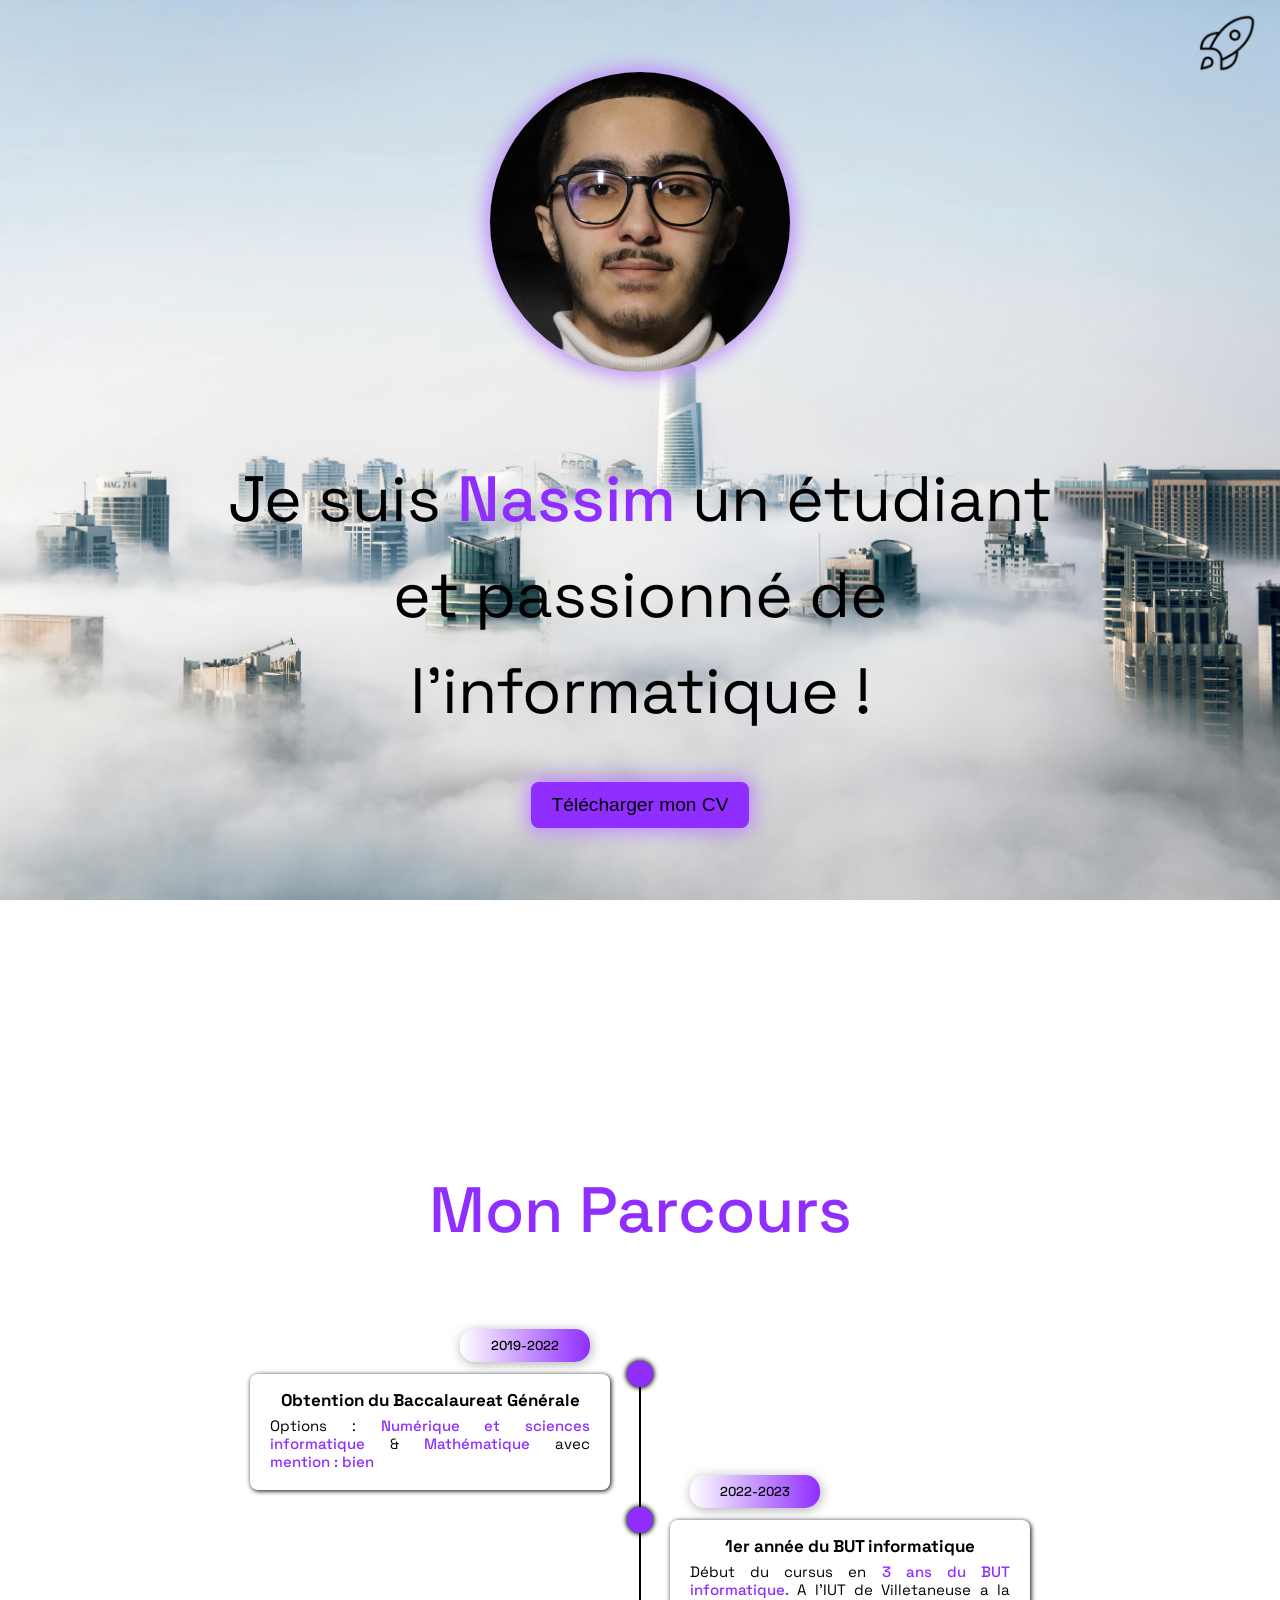
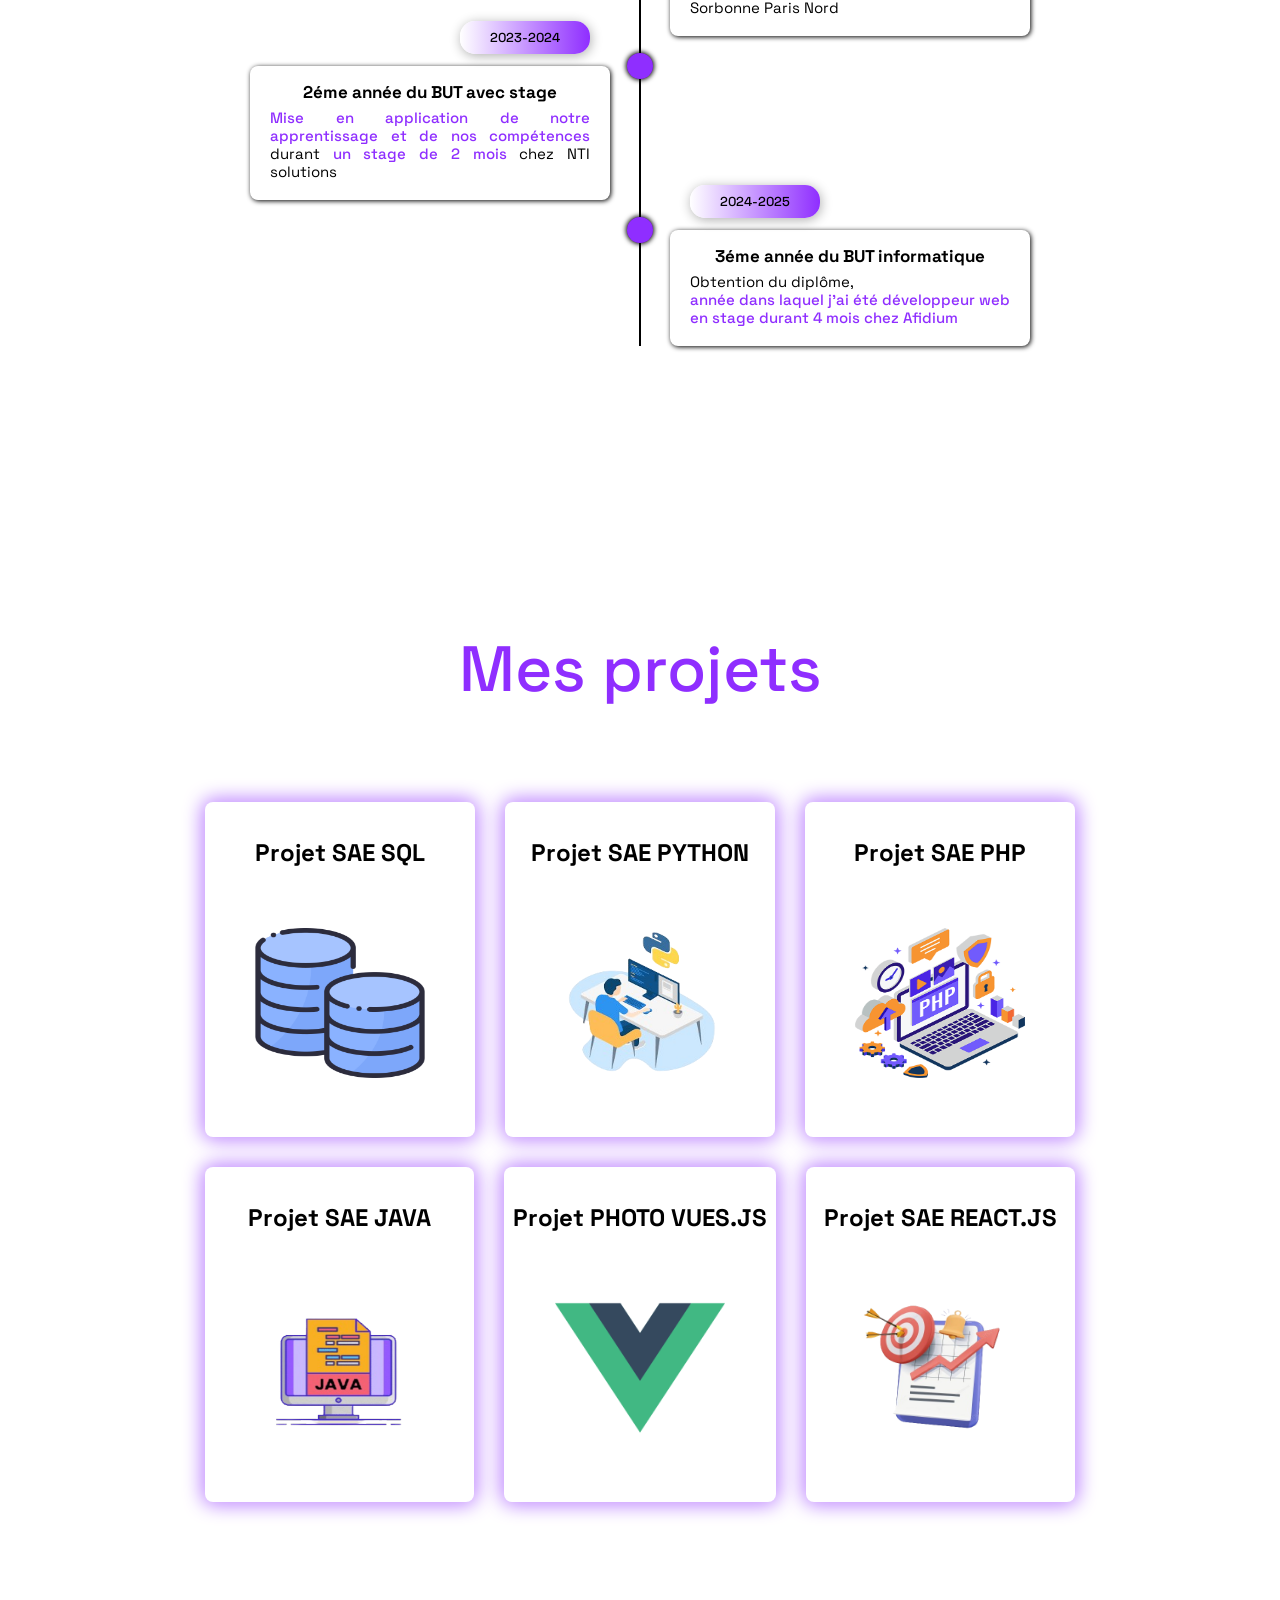
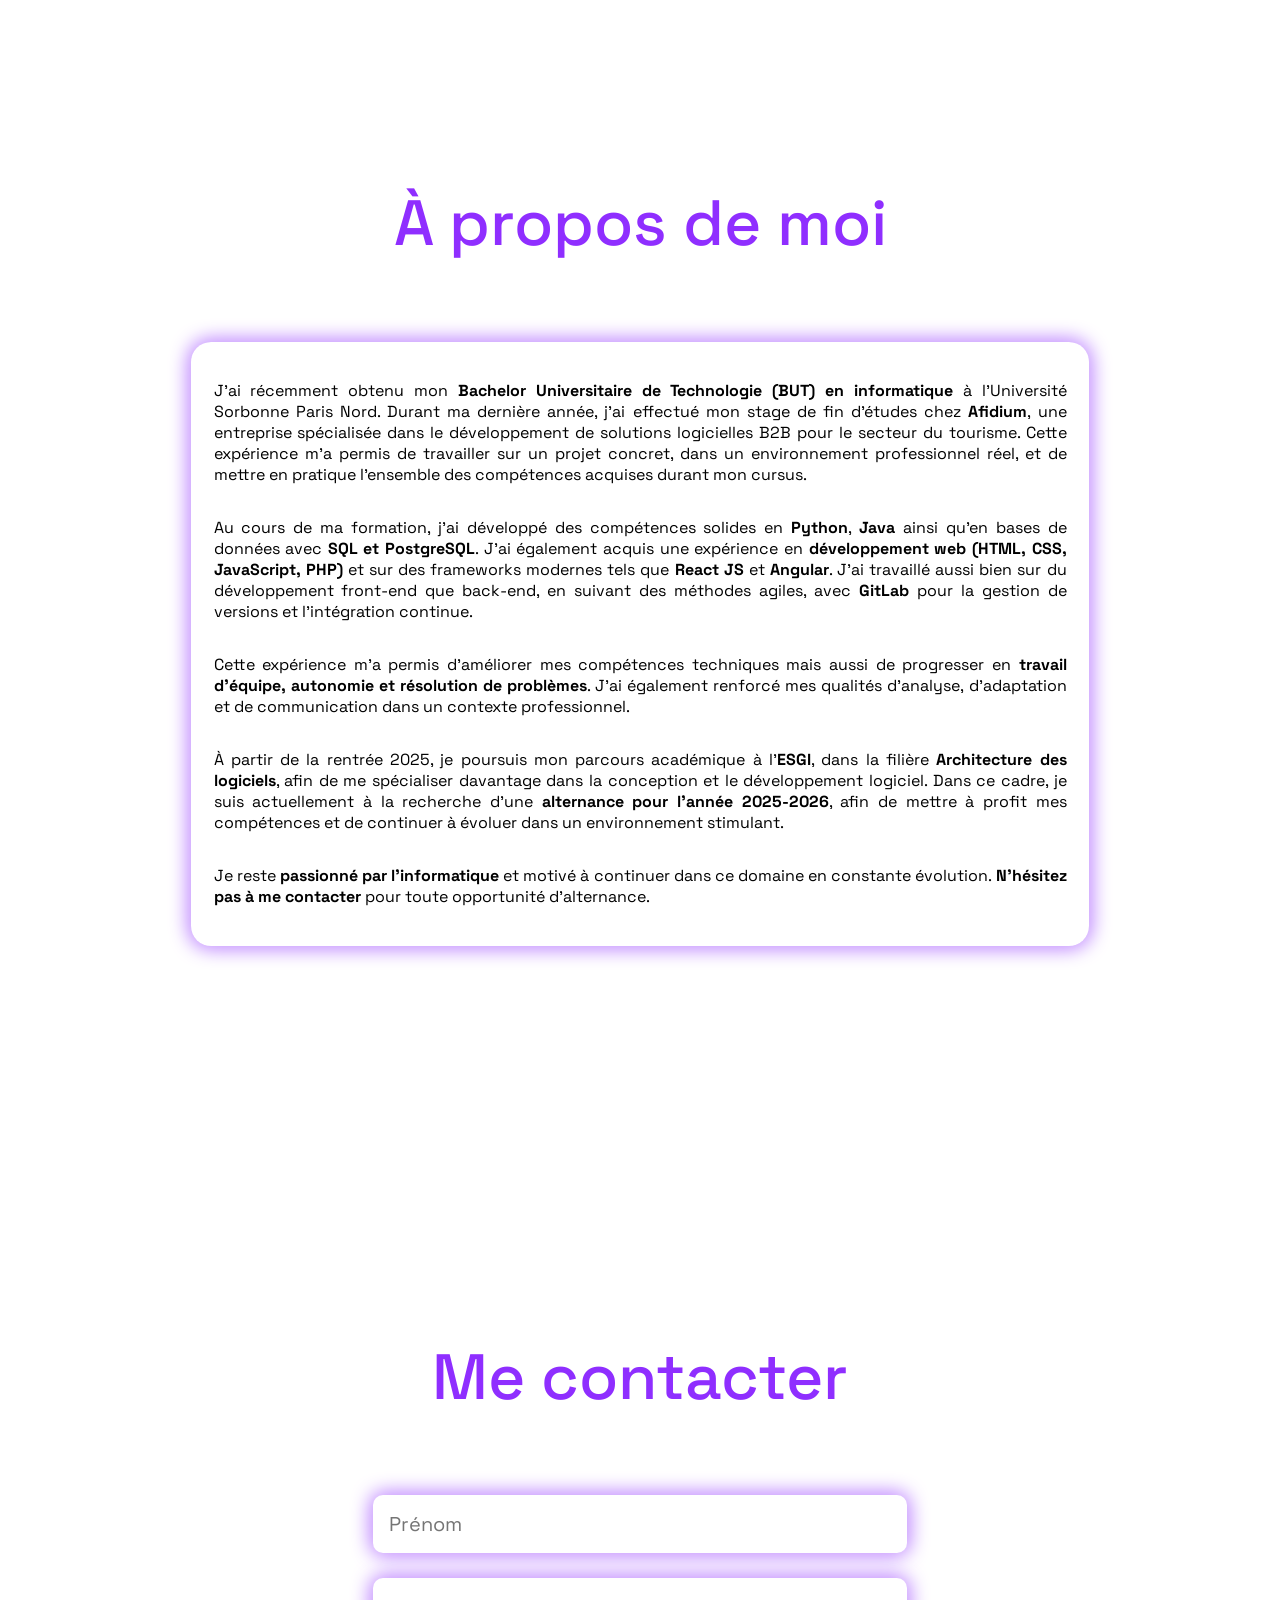
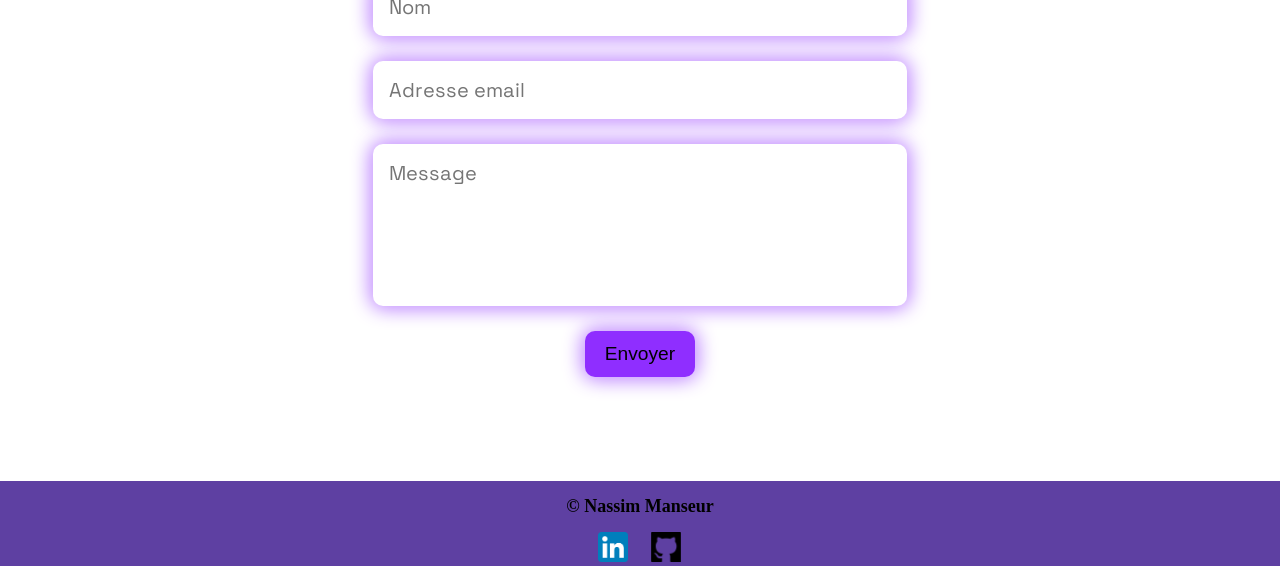
<file: index.html>
<!DOCTYPE html>
<html lang="fr">
<head>
    <meta charset="UTF-8">
    <meta name="viewport" content="width=device-width, initial-scale=1.0">
    <title>Portfolio de Manseur Nassim</title>
    <link rel="stylesheet" type="text/css" href="styles.css" id="css-link">
    <link rel="preconnect" href="https://fonts.googleapis.com">
    <link rel="preconnect" href="https://fonts.gstatic.com" crossorigin>
    <link href="https://fonts.googleapis.com/css2?family=Abel&family=Bebas+Neue&family=Oswald&family=Roboto+Slab&display=swap" rel="stylesheet">
    <link href="https://fonts.googleapis.com/css2?family=Kalam&family=Kaushan+Script&display=swap" rel="stylesheet">
    <link href="https://fonts.googleapis.com/css2?family=Space+Grotesk:wght@300..700&display=swap" rel="stylesheet">
</head>
<body>
    <header>
        <div id="Accueil">
                <nav>
                    <ul class="menu">
                        <li><a href="#Accueil:1" onclick="scrollToAnchor('Accueil')"><button>Accueil</button></a><div class="underline"></div></li>
                        <li><a href="#Parcours:1" onclick="scrollToAnchor('Parcours')"><button>Parcours</button></a><div class="underline"></div></li>
                        <li><a href="#Projets:1" onclick="scrollToAnchor('Projets')"><button>Projets</button></a><div class="underline"></div></li>
                        <li><a href="#Apropos:1" onclick="scrollToAnchor('Apropos')"><button>A&nbsp;propos</button></a><div class="underline"></div></li>
                        <li><a href="#Contact:1" onclick="scrollToAnchor('Contact')"><button>Contact</button></a><div class="underline"></div></li>
                        <li id="darkmode"></li>
                        <li id="menuimg"><a><img id="roquette"src="img/darkroquette.png" alt="bouton menu"></a></li>
                    </ul>
                </nav>
                <div>
                <img id="pp" src="img/Nassim.jpg" alt="photo nassim">
                <br>
                <br>
                <h1 id="titre"> Je suis <span id="nom">Nassim </span>un étudiant et passionné de l'informatique !</h1>
                <a href="CV_NASSIM_MANSEUR.pdf" download="CV_NassimMANSEUR">
                    <button id="download">Télécharger mon CV</button>
                </a>
                </div>
        </div>
    </header>
    <div id="Parcours" class="contenant">
        <h1><span>Mon Parcours</span></h1>
            

            <div class="Parcours">
                <ul>
                    <li>
                        <h3 class="heading">Obtention du Baccalaureat Générale</h3>
                        <p>Options : <span>Numérique et sciences informatique</span> & <span>Mathématique</span> avec <span>mention : bien</span> </p>
                        <span class="date">2019-2022</span>
                        <span class="circle"></span>
                    </li>
                    <li>
                        <h3 class="heading">1er année du BUT informatique</h3>
                        <p>Début du cursus en <span>3 ans du BUT informatique.</span> A l'IUT de Villetaneuse a la Sorbonne Paris Nord</p>
                        <span class="date">2022-2023</span>
                        <span class="circle"></span>
                    </li>
                    <li>
                        <h3 class="heading">2éme année du BUT avec stage</h3>
                        <p><span>Mise en application de notre apprentissage et de nos compétences </span> durant <span>un stage de 2 mois </span>chez NTI solutions</p>
                        <span class="date">2023-2024</span>
                        <span class="circle"></span>
                    </li>
                    <li>
                        <h3 class="heading">3éme année du BUT informatique</h3>
                        <p>Obtention du diplôme,<br> <span>année dans laquel j'ai été développeur web en stage durant 4 mois chez Afidium</span></p>
                        <span class="date">2024-2025</span>
                        <span class="circle"></span>
                    </li>
                </ul>
            </div>

    </div>
    <div id="Projets" class="contenant">
        <h1><span>Mes projets</span></h1>
        <div class="conteneur">
            <div class="Projet">
                <h2>Projet SAE SQL</h2>
                <a href="https://drive.google.com/drive/folders/11YkzDIl4AW6UbrdPMUvk2Yha6m5DFqFT?usp=sharing" target="_blank">
                <img src="img/BDDprojet.png" alt="Projet 1">
              </a>
            </div>
            <div class="Projet">
                <h2>Projet SAE PYTHON</h2>
                <a href="https://drive.google.com/drive/folders/1MDXS7eMLXGuMiOicLWfG3lNtV516V1aY?usp=sharing" target="_blank">
                <img src="img/pythonprojet.png" alt="Projet 2">
              </a>
            </div>
            <div class="Projet">
                <h2>Projet SAE PHP</h2>
                <a href="https://drive.google.com/drive/folders/1JCu2eb_vXVEeuozaApICug0vMIRHKQwk?usp=sharing" target="_blank">
                <img src="img/phpprojet.png" alt="Projet 3">
              </a>
            </div>
          </div>
          <div class="conteneur">
            <div class="Projet">
                <h2>Projet SAE JAVA</h2>
                <a href="https://github.com/ManseurNassim/SAE2.01Java" target="_blank">
                    <img src="img/JAVAprojet.png" alt="Projet 4">
                </a>
            </div>
            <div class="Projet">
                <h2>Projet PHOTO VUES.JS</h2>
                <a href="https://nassimphotos.netlify.app/" target="_blank">
                    <img src="img/vue.png" alt="Projet 5">
                </a>
            </div>
            <div class="Projet">
                <h2>Projet SAE REACT.JS</h2>
                <a href="https://youtu.be/Va5pQMZbCtI" target="_blank">
                    <img src="img/Projetexemple.png" alt="Projet 6">
                </a>
            </div>

        </div>
         </div>

    
    
    <div id="Apropos" class="contenant">

        <h1><span>À propos de moi</span></h1>
        <div class="sous-contenant1">
        <p>J’ai récemment obtenu mon <strong>Bachelor Universitaire de Technologie (BUT) en informatique</strong> à l’Université Sorbonne Paris Nord. Durant ma dernière année, j’ai effectué mon stage de fin d’études chez <strong>Afidium</strong>, une entreprise spécialisée dans le développement de solutions logicielles B2B pour le secteur du tourisme. Cette expérience m’a permis de travailler sur un projet concret, dans un environnement professionnel réel, et de mettre en pratique l’ensemble des compétences acquises durant mon cursus.</p> 
        <p>Au cours de ma formation, j’ai développé des compétences solides en <strong>Python</strong>, <strong>Java</strong> ainsi qu’en bases de données avec <strong>SQL et PostgreSQL</strong>. J’ai également acquis une expérience en <strong>développement web (HTML, CSS, JavaScript, PHP)</strong> et sur des frameworks modernes tels que <strong>React JS</strong> et <strong>Angular</strong>. J’ai travaillé aussi bien sur du développement front-end que back-end, en suivant des méthodes agiles, avec <strong>GitLab</strong> pour la gestion de versions et l’intégration continue.</p> 
        <p>Cette expérience m’a permis d’améliorer mes compétences techniques mais aussi de progresser en <strong>travail d’équipe, autonomie et résolution de problèmes</strong>. J’ai également renforcé mes qualités d’analyse, d’adaptation et de communication dans un contexte professionnel.</p> 
        <p>À partir de la rentrée 2025, je poursuis mon parcours académique à l’<strong>ESGI</strong>, dans la filière <strong>Architecture des logiciels</strong>, afin de me spécialiser davantage dans la conception et le développement logiciel. Dans ce cadre, je suis actuellement à la recherche d’une <strong>alternance pour l’année 2025-2026</strong>, afin de mettre à profit mes compétences et de continuer à évoluer dans un environnement stimulant.</p> 
        <p>Je reste <strong>passionné par l’informatique</strong> et motivé à continuer dans ce domaine en constante évolution. <strong>N’hésitez pas à me contacter</strong> pour toute opportunité d’alternance.</p>
        </div>
    </div>

    <div id="Contact" class="contenant">
        <h1><span>Me contacter</span></h1>
        <div class="sous-contenant">
        <form action="https://formspree.io/f/xnqewayn" method="POST">
            <div class="sous-contenant">
            <input type="text" name="first" placeholder="Prénom" autocomplete="off" required>
            <input type="text" name="last" placeholder="Nom" autocomplete="off" required>
            <input type="text" name="email" placeholder="Adresse email" autocomplete="off" required>
            <textarea name="message" placeholder="Message"cols="60" rows="5" autocomplete="off" required></textarea>
            <button id="send"type="submit">Envoyer</button>
        </div>
        </form>

    </div>
</div>
    <footer>
        <ul>
        <h2>© Nassim Manseur</h2>
        <a href="https://www.linkedin.com/in/nassim-manseur" target="_blank"><img src="img/LinkedIn_icon.png" alt="Logo linkedin"></a>
        <a href="https://github.com/ManseurNassim" target="_blank"><img src="img/github.png" alt="Logo github"></a>
        </ul>
    </footer>
    

    <script src="script.js"></script>
</body>
</html>
</file>
<file: styles.css>
:root {
    --transition-speed: 0.6s;
    --main-color: #8f2eff; /* Violet galactique */
    --secondary-color: black; /* Blanc */
    --bg-color: #ffffff;
    --box-shadow: 0px 0px 20px rgb(255, 255, 255), 0px 0px 35px 5px var(--main-color);
    --box-shadow-hover: 0px 0px 20px rgba(255, 255, 255, 0.555), 0px 0px 20px var(--main-color);
}
*{
    border: 0px solid rgb(255, 0, 0);
}

header{

    transition: 0.1s;
    background-image: url("img/day_background.jpg");
    background-size: cover;
    background-repeat: no-repeat;
}

body, html {
    margin: 0;
    padding: 0;
    height: 100%;
    background-color:var(--bg-color);
    
}

#Accueil {
    position: relative;
    display: flex;
    flex-direction: column;
    justify-content: center;
    align-items: center;
    height: 100vh; /* Utiliser la hauteur disponible sans débordement */
    width: 100vh; /* Utiliser toute la largeur disponible */
    margin: auto;
    /* Style pour appliquer une ombre uniquement en bas */
    z-index: 999;
}

h1 {
    color: var(--secondary-color);
    font-family: "Space Grotesk", sans-serif; 
    font-weight: 400;
    font-size: 4rem;
    text-align: center;
    line-height: 1.5;
    padding: 3%;

}
#titre{
    padding: 0;
}
span {
    font-weight: 500; /* Épaissir légèrement le texte */
    color: var(--main-color); /* Utiliser la couleur principale définie */
}


#pp {

    transition: var(--transition-speed);
    width: 300px;
    height: 300px;
    border-radius: 50%;
    box-shadow: var(--box-shadow-hover);
    display: flex;
    justify-content: center;
    align-items: center; /* Centrer verticalement et horizontalement */
}

#pp:hover {
    transition: var(--transition-speed);
    transform: scale(1.05);
    box-shadow: var(--box-shadow);
}

nav {
    position: fixed;
    top: 0;
    right: 0;
    background-color: transparent;
    display: flex;
    align-items: center;
    padding: 0;
    width: 100%;
    font-size: 100%;
    text-align: center;
    justify-content: space-around;

}

nav ul {
    display: flex;
    text-align: center;
    list-style: none;
    padding: 0;
    align-items: center;
}

nav ul li { 
    opacity: 0;
    transition: opacity 0.5s ease;
}

#menuimg {
    top: 0;
    right: 10px;
    position: absolute;
    opacity: 1;
    transition: 0.5s;
}

#menuimg img{
    height: 60px;
    width: 60px;
}

#menuimg:hover {
    transform: scale(1.15);
}

#darkmode {
    margin-left: 10px;
    padding: 15px;
    transition: var(--transition-speed);
    background-image: url("img/darkmode.png");
    background-size: 100%;
    background-position: center;
    background-repeat: no-repeat;
}

#darkmode:hover {
    transform: scale(1.15);
}

button {
    background-color: transparent;
}

.menu {
    border-radius: 20px;
    position: absolute;
    top:0;
    right:0;
    height: 70px;
    width: 10%;
    transition: var(--transition-speed);
    margin: 1%;
}
.expanded{
    width: 630px;
}
.menu button {
    margin-right: 50%;
    text-align: center;
    justify-content: space-around;
    font-weight: 100;
    font-family: "Space Grotesk", sans-serif; 
    background-color: transparent;
    font-size: 150%;
    color: var(--secondary-color);
    border: var(--main-color) 0px solid;
}

.menu button:hover {
    font-weight: 300;
    color: var(--secondary-color);
}

div{ 
    display: flex;
    flex-direction: column; /* Assure que chaque rubrique soit empilée verticalement */
    justify-content: center; /* Centrer verticalement le contenu */
    align-items: center; /* Centrer horizontalement le contenu */
    text-align: center;
}
.underline {
    transition: 0.5s;
    height: 1px;
    background-color: var(--secondary-color);
    width: 0%;
}
li:hover .underline{
    transition: 0.5s;
    height: 1px;
    background-color: var(--secondary-color);
    width: 95%;
}
#download {
    background-color: var(--main-color); /* Couleur de fond */
    color: var(--secondary-color); /* Couleur du texte */
    border: none; /* Supprimer la bordure */
    padding: 12px 20px; /* Espacement intérieur */
    font-size: 1.2rem; /* Taille de la police */
    border-radius: 8px; /* Coins arrondis */
    cursor: pointer; /* Curseur pointeur au survol */
    transition: background-color 0.3s ease; /* Transition fluide */
    box-shadow: var(--box-shadow-hover); /* Ombre au survol */
    transition: 0.5s;
  }
  
  #download:hover {
    transition: 0.5s;
    transform: scale(1.05);

  }
  
  /* Ancre autour du bouton pour étendre la zone de clic */
  a {
    text-decoration: none; /* Supprimer le soulignement du lien */
  }


/* FIN MENU ACCUEIL */




.contenant {
    display: flex;
    flex-direction: column; /* Assure que chaque rubrique soit empilée verticalement */
    justify-content: center; /* Centrer verticalement le contenu */
    align-items: center; /* Centrer horizontalement le contenu */
    text-align: center;
    margin: 10% auto;
    margin-top: 2%;
    margin-bottom: 1%;
    transition: transform 1s, background-color 0.8s, box-shadow 1s;
    height: 100vh; /* Prendre la hauteur de l'écran */
    width: 100vh; /* Prendre toute la largeur de l'écran */
}


.sous-contenant{
    display: flex;
    justify-content: space-around;
    align-items: center;
    text-align: center;
    flex-wrap: wrap; /* Permettre le retour à la ligne des éléments */
     max-width: 100%;
     max-height: 100%;
}
.sous-contenant1{
    display: flex;
    justify-content: space-around;
    align-items: center;
    text-align: center;
    flex-wrap: wrap; /* Permettre le retour à la ligne des éléments */
    border-radius: 20px;
    padding: 2.5%;
    margin: 1px;
    box-shadow: var(--box-shadow-hover);
    transition: var(--transition-speed);
    max-width: 100%;
}
.sous-contenant1:hover{
    transition: var(--transition-speed);
    box-shadow: var(--box-shadow);
    max-width: 100%;
}

.Projet {
    margin: 15px;
    padding: 15px;
    box-sizing: border-box; /* Inclure la bordure dans la largeur */
    overflow: hidden; /* Cacher le contenu débordant */
    background-color: var(--bg-color); /* Couleur de fond */
    border-radius: 8px; /* Coins arrondis */
    box-shadow: var(--box-shadow-hover); /* Ombre au survol */
    transition: var(--transition-speed); /* Transition fluide */
     /* Cacher le contenu débordant */
    
  }
  
  .Projet:hover {
    box-shadow: var(--box-shadow); /* Ombre plus prononcée au survol */
    transform: translateY(-5px); /* Légère translation vers le haut */
  }
  
  .Projet h2 {
    white-space: nowrap; /* Empêcher le retour à la ligne du texte */
    overflow: hidden;
    text-overflow: ellipsis; /* Ajouter des points de suspension en cas de débordement */
    font-family: "Space Grotesk", sans-serif; /* Police de caractères */
    font-size: 1.5rem; /* Taille de la police */
    color: var(--secondary-color); /* Couleur du texte */
  }
  
  .Projet img {
    padding: 40px;
    width: 170px;
    height: 150px; /* Image adaptative */
    border-radius: 8px; /* Coins arrondis */
  }


p{
    font-family: "Space Grotesk", sans-serif; 
	text-align: justify;
    color: var(--secondary-color);
}
.conteneur {
    display: flex;
    justify-content: center;
    align-items: center;
    flex-direction: row;
    max-width: 100%;
  }
  
  .element {
    height:  10%;
    width: 10%;
    background-color: lightblue; /* Couleur de fond */
    margin: 10px; /* Marge extérieure */
    display: flex; /* Permet de centrer le contenu à l'intérieur de chaque élément */
    justify-content: center; /* Centre le contenu horizontalement */
    align-items: center; /* Centre le contenu verticalement */
    max-width: 100%;
  }
  
  /* Style pour le texte à l'intérieur de chaque élément */
  .element h2 {
    font-size: 1.5rem; /* Taille de la police */
    color: white; /* Couleur du texte */
    max-width: 100%;
  }



/* FIN CONTENT PRINCIPALE */



input,textarea{
    background-color: var(--bg-color);
    box-shadow: var(--box-shadow-hover);
    color: var(--secondary-color);
    width: 70%;
    border-radius: 10px;
    font-size: 20px;
    padding: 16px 16px;
    margin-bottom: 25px;
    font-family: "Space Grotesk", sans-serif; 
    resize: none; /* Empêcher le redimensionnement */
}


input:focus, textarea:focus {
    outline: none; /* Supprime la bordure */
}

#send{
    color: var(--secondary-color);
    background-color:var(--main-color);
    padding: 12px 20px; /* Espacement intérieur */
    font-size: 1.2rem; /* Taille de la police */
    border-radius: 10px; /* Coins arrondis */
    cursor: pointer; /* Curseur pointeur au survol */
    transition: background-color 0.3s ease; /* Transition fluide */
    box-shadow: var(--box-shadow-hover); /* Ombre au survol */
    transition: 0.5s;
}

#send:hover{
    transition: 0.2s;
    opacity: 80%;
    cursor: pointer;
}





/* FIN CONTACT */



h3,
li,
ul
 {
	padding: 0;
	margin: 0;
	box-sizing: border-box;
	font-family: Poppins;
}

.Parcours {
	width: 80%;
	height: auto;
	margin: auto 0;
	position: relative;
}
.Parcours ul {
	list-style: none;
}
.Parcours ul::after {
	content: " ";
	position: absolute;
	width: 2px;
	height: 100%;
	left: 50%;
	top: 0;
	transform: translateX(-50%);
	background-color: var(--secondary-color);
}
.Parcours ul li {
	width: 50%;
	height: auto;
	padding: 15px 20px;
	background-color: var(--bg-color);
	border-radius: 8px;
	box-shadow: 1px 1px 5px var(--secondary-color);
	position: relative;
	margin-bottom: 30px;
	z-index: 99;
}
.Parcours ul li:nth-child(4) {
	margin-bottom: 0;
}
.Parcours ul li .circle {
	position: absolute;
	border-radius: 50%;
	background-color: #e100ff7a;
	top: 0;
	display: grid;
	place-items: center;
}
.circle::after{
	content: ' ';
	width:26px;
	height: 26px;
	background-color: var(--main-color);
    box-shadow: 0px 0px 5px 1px var(--secondary-color);
	border-radius: 50%;
}
ul li:nth-child(odd) .circle {
	transform: translate(50%, -50%);
	right: -30px;
}
ul li:nth-child(even) .circle {
	transform: translate(-50%, -50%);
	left: -30px;
}
ul li .date {
	position: absolute;
	width: 130px;
	height: 33px;
	background-image: linear-gradient(to right,var(--bg-color),var(--main-color));
	border-radius: 15px;
	top: -45px;
	display: grid;
	place-items: center;
	color: var(--secondary-color);
	font-size: 13px;
	box-shadow: 1px 2px 12px rgba(0, 0, 0, 0.318);
}
.Parcours ul li:nth-child(odd) {
    font-family: "Space Grotesk", sans-serif; 
	float: left;
	clear: right;
	text-align: right;
	transform: translateX(-30px);
}
ul li:nth-child(odd) .date {
	right: 20px;
}
.Parcours ul li:nth-child(even) {
    font-family: "Space Grotesk", sans-serif; 
	float: right;
	clear: left;
    text-align: right;
	transform: translateX(30px);
}
ul li .heading {
    text-align: center;
    font-family: "Space Grotesk", sans-serif; 
	font-size: 17px;
	color: var(--secondary-color);
}
ul li p {
    text-align: justify;
    font-family: "Space Grotesk", sans-serif; 
	font-size: 15px;
	color: var(--secondary-color);
	line-height: 18px;
	margin: 6px 0 4px 0;
}
ul li a {
    font-family: "Space Grotesk", sans-serif; 
	font-size: 15px;
	text-decoration: none;
	color: var(--secondary-color);
	transition: all 0.3s ease;
}



/* FIN TIMELINE PRINCIPALE */
footer {
    display: flex;
    align-items: center;
    flex-direction: row;
    background-color:RGB(94, 64, 162);
    text-align: center;
    justify-content: space-around;
    font-size: 12px;
    color: var(--secondary-color);
}

footer img  {
    transition: 0.3s;
    margin-left: 10px;
    margin-right: 10px;
    width: 30px;
    height: 30px;
    justify-content: space-around;
}
footer img:hover  {
    transition: 0.3s;
    box-shadow: var(--box-shadow);
}
#Accueil{
    max-width: 100%;
    max-height: 100%;}

.contenant{
    margin-top: 15%;
    max-width: 100%;
    max-height: 100%;
}
.conteneur{
    max-width: 100%;
    max-height: 100%;
}



/* Media queries pour les écrans de petite taille (téléphones) */
@media only screen and (max-width: 1000px) {
    /* Réduire la taille du titre si nécessaire */
    header{
        margin-bottom: 40%;
    }
    #Accueil {
        z-index: 999;
    }
    
    h1 {
        font-weight: 400;
        font-size: 2.5rem;
        line-height: 1.3;
        padding: 4%;
        margin-bottom: 50px;
    
    }
    .Projet h2 {
        height:50px ;
        width: 100px;
        white-space: wrap; /* Empêcher le retour à la ligne du texte */
        font-family: "Space Grotesk", sans-serif; /* Police de caractères */
        font-size: 1rem; /* Taille de la police */
        color: var(--secondary-color); /* Couleur du texte */
      }
    #titre{
        padding: 0;
    }
    span {

    }
    
    
    #pp {
        width: 200px;
        height: 200px;
        border-radius: 50%;
    }
    
    
    nav {
        top: 0;
        right: 0;
        padding: 0;
        width: 100%;
        font-size: 1%;
    }
    
    nav ul {
        padding: 0;
    }
    
    nav ul li { 
        opacity: 0;
        transition: opacity 0.5s ease;
    }
    
    #menuimg {
        top: 5px;
        right: 10px;
        opacity: 1;
        transition: 0.5s;
    }
    
    #menuimg img{
        height: 30px;
        width: 30px;
    }
    
    #menuimg:hover {
        transform: scale(1.15);
    }
    
    #darkmode {
        margin-left: 10px;
        padding: 10px;
        background-image: url("img/darkmode.png");
        background-size: 100%;
    }
    
    #darkmode:hover {
        transform: scale(1.15);
    }
    
    button {
        background-color: transparent;
    }
    
    .menu {
        border-radius: 20px;
        top: 0;
        right:0;
        height: 47px;
        width: 10%;
        margin: 1%;
    }
    .expanded{
        width: 98%;
    }
    .menu button {
        margin-right: 50%;
        font-weight: 400;
        font-size: 85%;
        color: var(--secondary-color);
        border: var(--main-color) 0px solid;
    }
    
    .menu button:hover {
        font-weight: 1000;
        color: var(--secondary-color);
    }
    
    div{ 

    }
    .Projet {
        display: flex;
        flex-direction: column;



    }
    .Projet img{
        max-width: 100px;
        max-height: 100px;
        padding: 0%;
        margin: 0%;
    }
    #Projets,#Apropos{
        margin-bottom: 80%;
    }
    .conteneur {
        display: flex;
        justify-content: center;
        align-items: center;
        flex-direction: row;
        padding: auto;
        margin: auto;

      }

      .contenant{
        max-width: 100%;
        max-height: 100%;
    }

	.Parcours{
		width: 70%;
		transform: translateX(20px);
        margin-bottom: 50%;
	}
	.Parcours ul::after{
		left: -40px;
	}
	.Parcours ul li {
		width: 100%;
		float: none;
		clear: none;
		margin-bottom: 80px;
	}
	.Parcours ul li .circle{
		left: -40px;
        height: 0px;
        width: 26x;
		transform: translate(-50%, -50%);
	}
	.Parcours ul li .date{
		left: 20px;
	}
	.Parcours ul li:nth-child(odd) {
		transform: translateX(0px);
		text-align: left;
	}
	.Parcours ul li:nth-child(even) {
		transform: translateX(0px);
	}
    
    /* FIN MENU ACCUEIL */
}
@media only screen and (min-height: 1000px) {
    .menu {
        border-radius: 20px;
        top: 0;
        right:0;
        height: 47px;
        width: 10%;
        margin: 1%;
    }
    .expanded{
        width: 76%;
    }
    .menu button {
        margin-right: 50%;
        font-weight: 400;
        font-size: 150%;
        color: var(--secondary-color);
        border: var(--main-color) 0px solid;
    }
}
</file>
